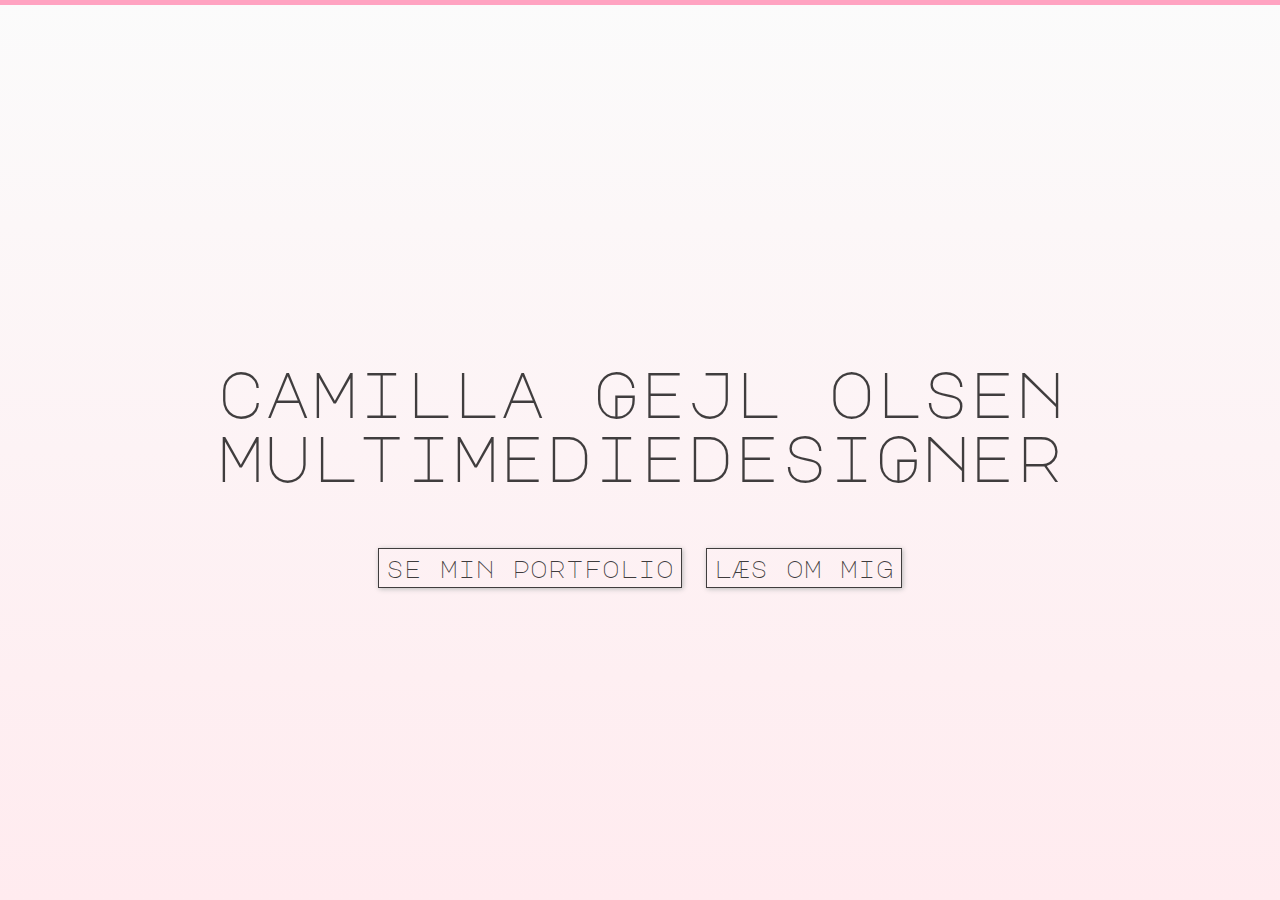
<file: index.html>
<!DOCTYPE html>
<html lang="DA" class="is_not_touch_device">

<head>
    <meta charset="utf-8">
    <meta name="viewport" content="width=device-width, initial-scale=1.0">
    <link rel="stylesheet" href="style.css">

    <link rel="apple-touch-icon" sizes="57x57" href="icon/apple-icon-57x57.png">
    <link rel="apple-touch-icon" sizes="60x60" href="icon/apple-icon-60x60.png">
    <link rel="apple-touch-icon" sizes="72x72" href="icon/apple-icon-72x72.png">
    <link rel="apple-touch-icon" sizes="76x76" href="icon/apple-icon-76x76.png">
    <link rel="apple-touch-icon" sizes="114x114" href="icon/apple-icon-114x114.png">
    <link rel="apple-touch-icon" sizes="120x120" href="icon/apple-icon-120x120.png">
    <link rel="apple-touch-icon" sizes="144x144" href="icon/apple-icon-144x144.png">
    <link rel="apple-touch-icon" sizes="152x152" href="icon/apple-icon-152x152.png">
    <link rel="apple-touch-icon" sizes="180x180" href="icon/apple-icon-180x180.png">
    <link rel="icon" type="image/png" sizes="192x192"  href="icon/android-icon-192x192.png">
    <link rel="icon" type="image/png" sizes="32x32" href="icon/favicon-32x32.png">
    <link rel="icon" type="image/png" sizes="96x96" href="icon/favicon-96x96.png">
    <link rel="icon" type="image/png" sizes="16x16" href="icon/favicon-16x16.png">
    <link rel="manifest" href="icon/manifest.json">
    <meta name="msapplication-TileColor" content="#ffffff">
    <meta name="msapplication-TileImage" content="icon/ms-icon-144x144.png">
    <meta name="theme-color" content="#ffffff">

    <link href="https://fonts.googleapis.com/css?family=Major+Mono+Display%7CMontserrat:200,300,400" rel="stylesheet">
    <title>Forside - Camilla Gejl</title>
</head>

<body>
    <div class="header_line"></div>
    <main class="frontpage">
        <div class="frontpage_title">
            camilla Gejl olsen
        </div>
        <div class="frontpage_title">
            multimediedesiGner
        </div>
        <a href="portfolio.html" class="frontpage__button">
            Se min portfolio
        </a>
        <a href="about.html" class="frontpage__button">
                        Læs om mig
        </a>
    </main>


    <script src="script.js"></script>
</body>

</html>
</file>
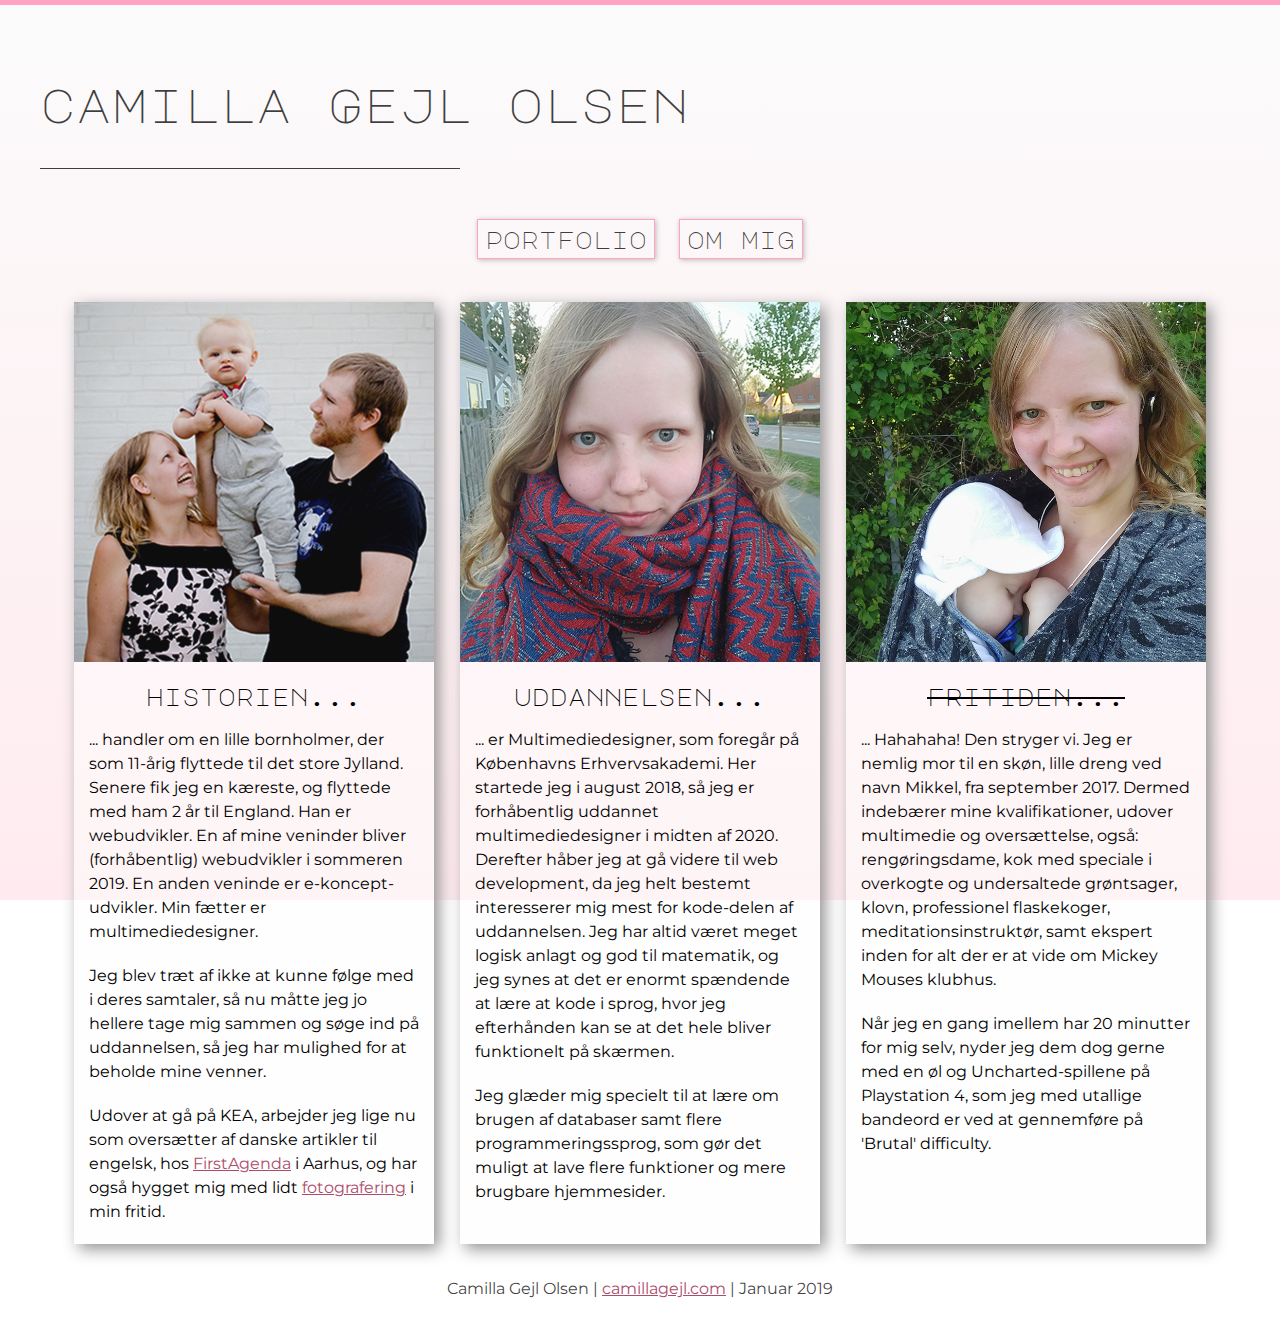
<file: about.html>
<!DOCTYPE html>
<html lang="DA" class="is_not_touch_device">

<head>
    <meta charset="utf-8">
    <meta name="viewport" content="width=device-width, initial-scale=1.0">
    <link rel="stylesheet" href="style.css?1">

    <link rel="apple-touch-icon" sizes="57x57" href="icon/apple-icon-57x57.png">
    <link rel="apple-touch-icon" sizes="60x60" href="icon/apple-icon-60x60.png">
    <link rel="apple-touch-icon" sizes="72x72" href="icon/apple-icon-72x72.png">
    <link rel="apple-touch-icon" sizes="76x76" href="icon/apple-icon-76x76.png">
    <link rel="apple-touch-icon" sizes="114x114" href="icon/apple-icon-114x114.png">
    <link rel="apple-touch-icon" sizes="120x120" href="icon/apple-icon-120x120.png">
    <link rel="apple-touch-icon" sizes="144x144" href="icon/apple-icon-144x144.png">
    <link rel="apple-touch-icon" sizes="152x152" href="icon/apple-icon-152x152.png">
    <link rel="apple-touch-icon" sizes="180x180" href="icon/apple-icon-180x180.png">
    <link rel="icon" type="image/png" sizes="192x192"  href="icon/android-icon-192x192.png">
    <link rel="icon" type="image/png" sizes="32x32" href="icon/favicon-32x32.png">
    <link rel="icon" type="image/png" sizes="96x96" href="icon/favicon-96x96.png">
    <link rel="icon" type="image/png" sizes="16x16" href="icon/favicon-16x16.png">
    <link rel="manifest" href="icon/manifest.json">
    <meta name="msapplication-TileColor" content="#ffffff">
    <meta name="msapplication-TileImage" content="icon/ms-icon-144x144.png">
    <meta name="theme-color" content="#ffffff">

    <link href="https://fonts.googleapis.com/css?family=Major+Mono+Display%7CMontserrat:200,300,400" rel="stylesheet">
    <title>Om mig - Camilla Gejl</title>
</head>

<body>
    <div class="header_line"></div>
    <header>
        <div class="page_heading">
            <div class="page_title">
                <a href="index.html">
                    camilla Gejl olsen
                </a>
            </div>
            <div class="page_title_bottom"></div>
        </div>
        <nav>
            <a href="portfolio.html"  class="nav_item">Portfolio</a>
            <a href="about.html"  class="nav_item">Om mig</a>
        </nav>
    </header>

    <main>
        <section id="about" class="content">
            <div id="about_story" class="about_item">
                <img src="elements/about_2.jpg" alt="Billede af mig">
                <div class="about__title">
                    Historien...
                </div>
                <div class="about__text">
                    ... handler om en lille bornholmer, der som 11-årig flyttede til det store Jylland. Senere fik jeg
                    en kæreste, og flyttede med ham 2 år til England. Han er webudvikler. En af mine veninder
                    bliver (forhåbentlig) webudvikler i sommeren 2019. En anden veninde er e-koncept-udvikler. Min
                    fætter er multimediedesigner.
                </div>
                <div class="about__text">
                    Jeg blev træt af ikke at kunne følge med i deres samtaler, så nu måtte jeg jo hellere tage mig
                    sammen og søge ind på uddannelsen, så jeg har mulighed for at beholde mine venner.
                </div>
                <div class="about__text">
                    Udover at gå på KEA, arbejder jeg lige nu som oversætter af danske artikler til engelsk, hos
                    <a class="lone_link" href="https://firstagenda.com/da/" target="_blank">
                        FirstAgenda</a>
                    i Aarhus, og har også hygget mig med lidt
                    <a class="lone_link" href="https://gallery.camillagejl.com/" target="_blank">
                        fotografering</a>
                    i min fritid.
                </div>
            </div>
            <div id="about_education" class="about_item">
                <img src="elements/about_1.jpg" alt="Billede af mig">
                <div class="about__title">
                    Uddannelsen...
                </div>
                <div class="about__text">
                    ... er Multimediedesigner, som foregår på Københavns Erhvervsakademi. Her startede jeg i august 2018, så jeg er forhåbentlig uddannet multimediedesigner i midten af
                    2020. Derefter håber jeg at gå videre til web development, da jeg helt bestemt interesserer mig mest
                    for kode-delen af uddannelsen. Jeg har altid været meget logisk anlagt og god til matematik, og jeg
                    synes at det er enormt spændende at lære at kode i sprog, hvor jeg efterhånden kan se at det hele
                    bliver funktionelt på skærmen.
                </div>
                <div class="about__text">
                    Jeg glæder mig specielt til at lære om brugen af databaser samt flere programmeringssprog, som gør
                    det muligt at lave flere funktioner og mere brugbare hjemmesider.
                </div>
            </div>
            <div id="about_me" class="about_item">
                <img src="elements/about_3.jpg" alt="Billede af mig">
                <div class="about__title">
                    <s>
                    Fritiden...
                    </s>
                </div>
                <div class="about__text">
                    ... Hahahaha! Den stryger vi. Jeg er nemlig mor til en skøn, lille dreng ved navn Mikkel, fra
                    september 2017. Dermed indebærer mine kvalifikationer, udover multimedie og oversættelse, også:
                    rengøringsdame, kok med speciale i overkogte og undersaltede grøntsager, klovn, professionel
                    flaskekoger, meditationsinstruktør, samt ekspert inden for alt der er at vide om Mickey Mouses
                    klubhus.
                </div>
                <div class="about__text">
                    Når jeg en gang imellem har 20 minutter for mig selv, nyder jeg dem dog gerne med en øl og
                    Uncharted-spillene på Playstation 4, som jeg med utallige bandeord er ved at gennemføre på 'Brutal'
                    difficulty.
                </div>
            </div>
        </section>
    </main>

    <footer>
        <p>
            Camilla Gejl Olsen |
            <a class="lone_link" href="http://camillagejl.com" target="_blank">
                camillagejl.com</a>
            | Januar 2019
        </p>
    </footer>

    <script src="script.js"></script>
</body>

</html>
</file>
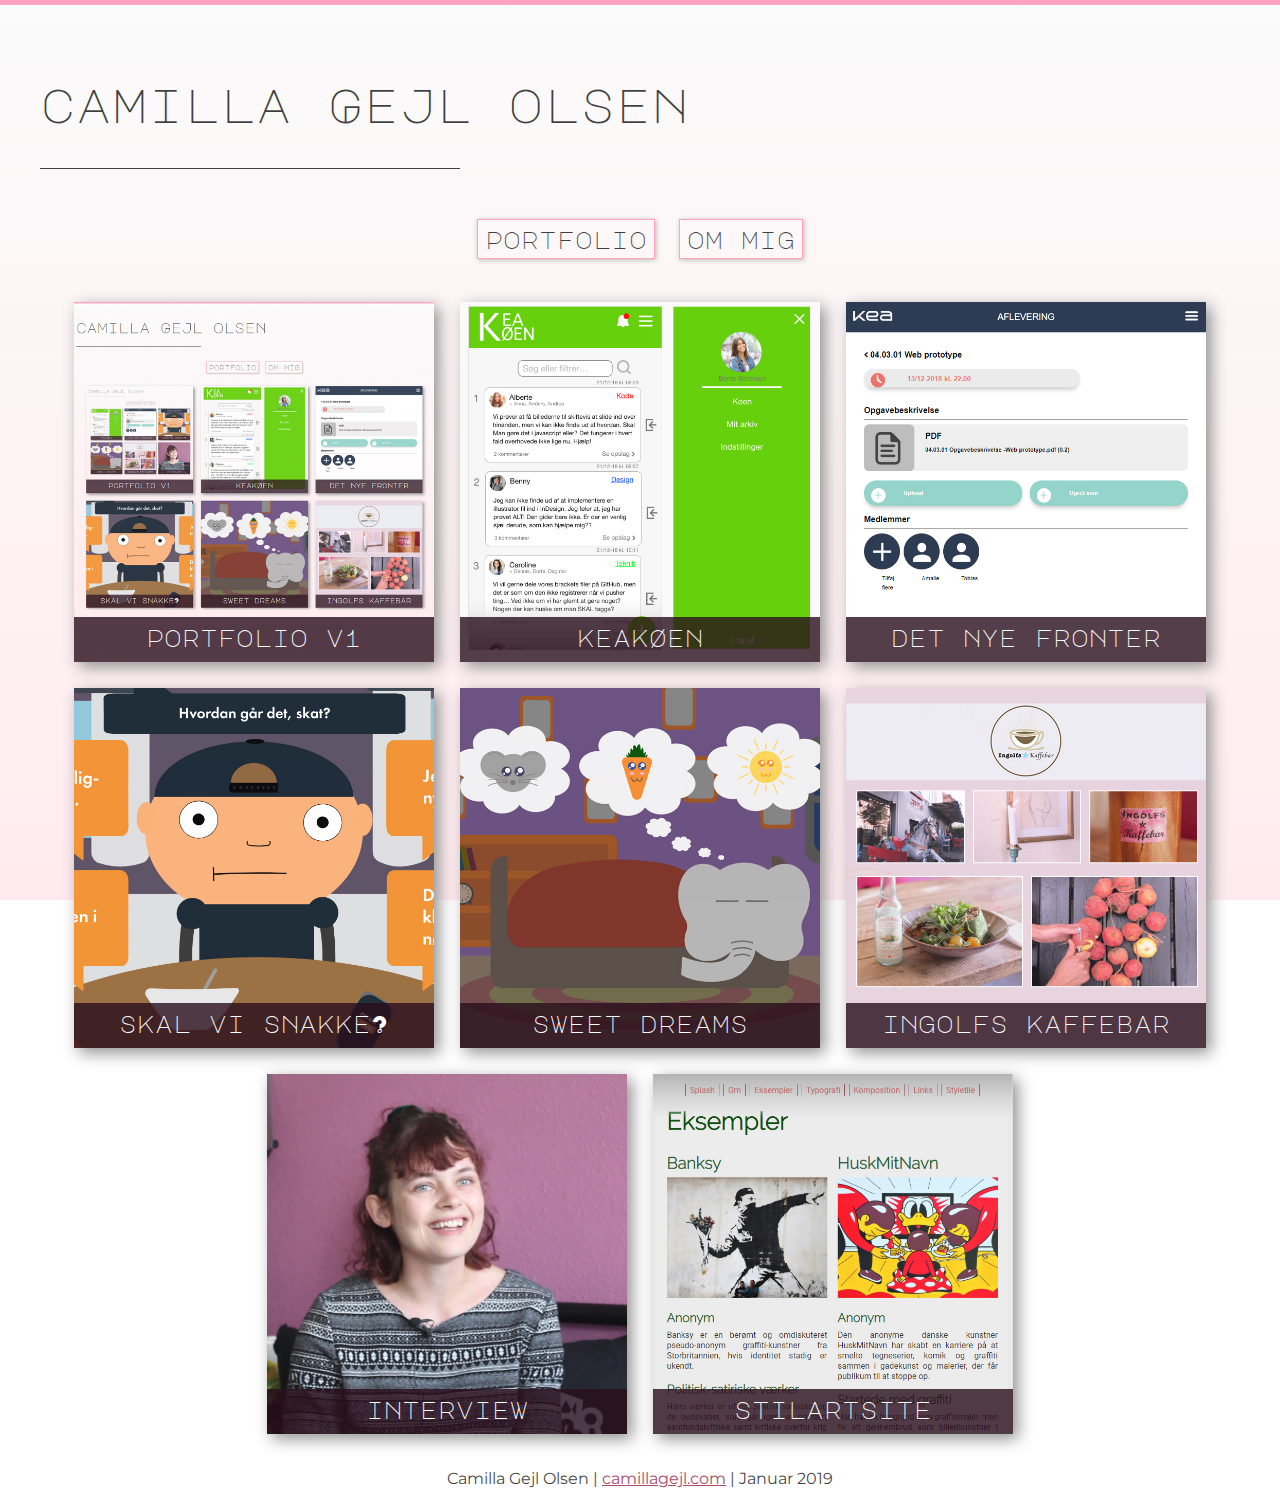
<file: portfolio.html>
<!DOCTYPE html>
<html lang="DA" class="is_not_touch_device">

<head>
    <meta charset="utf-8">
    <meta name="viewport" content="width=device-width, initial-scale=1.0">
    <link rel="stylesheet" href="style.css?1">

    <link rel="apple-touch-icon" sizes="57x57" href="icon/apple-icon-57x57.png">
    <link rel="apple-touch-icon" sizes="60x60" href="icon/apple-icon-60x60.png">
    <link rel="apple-touch-icon" sizes="72x72" href="icon/apple-icon-72x72.png">
    <link rel="apple-touch-icon" sizes="76x76" href="icon/apple-icon-76x76.png">
    <link rel="apple-touch-icon" sizes="114x114" href="icon/apple-icon-114x114.png">
    <link rel="apple-touch-icon" sizes="120x120" href="icon/apple-icon-120x120.png">
    <link rel="apple-touch-icon" sizes="144x144" href="icon/apple-icon-144x144.png">
    <link rel="apple-touch-icon" sizes="152x152" href="icon/apple-icon-152x152.png">
    <link rel="apple-touch-icon" sizes="180x180" href="icon/apple-icon-180x180.png">
    <link rel="icon" type="image/png" sizes="192x192"  href="icon/android-icon-192x192.png">
    <link rel="icon" type="image/png" sizes="32x32" href="icon/favicon-32x32.png">
    <link rel="icon" type="image/png" sizes="96x96" href="icon/favicon-96x96.png">
    <link rel="icon" type="image/png" sizes="16x16" href="icon/favicon-16x16.png">
    <link rel="manifest" href="icon/manifest.json">
    <meta name="msapplication-TileColor" content="#ffffff">
    <meta name="msapplication-TileImage" content="icon/ms-icon-144x144.png">
    <meta name="theme-color" content="#ffffff">

    <link href="https://fonts.googleapis.com/css?family=Major+Mono+Display%7CMontserrat:200,300,400" rel="stylesheet">
    <title>Portfolio - Camilla Gejl</title>
</head>

<body>
    <div class="header_line"></div>
    <header>
        <div class="page_heading">
            <div class="page_title">
                <a href="index.html">
                camilla Gejl olsen
                </a>
            </div>
            <div class="page_title_bottom"></div>
        </div>
        <nav>
            <a href="portfolio.html"  class="nav_item">Portfolio</a>
            <a href="about.html"  class="nav_item">Om mig</a>
        </nav>
    </header>

    <main>
        <section id="portfolio_thumbs" class="content">

            <div id="portfolio_v1_thumb" class="portfolio_item">
                <img src="elements/thumb_portfolio_v1.jpg" alt="Thumbnail for Portfolio V1">
                <div class="portfolio_item__details">
                    <div class="portfolio_item__title">Portfolio v1</div>
                    <div class="portfolio_item__button">Se mere</div>
                    <div class="portfolio_item__p">
                        Prototype af idé til en ny vejledningskø til KEA
                    </div>
                </div>
            </div>
            <div id="keakoen_thumb" class="portfolio_item">
                <img src="elements/thumb_keakoen.jpg" alt="Thumbnail for KeaKøen">
                <div class="portfolio_item__details">
                    <div class="portfolio_item__title">KeaKøen</div>
                    <div class="portfolio_item__button">Se mere</div>
                    <div class="portfolio_item__p">
                        Prototype af idé til en ny vejledningskø til KEA
                    </div>
                </div>
            </div>
            <div id="fronter_thumb" class="portfolio_item">
                <img src="elements/thumb_fronter.jpg" alt="Thumbnail for Det nye Fronter">
                <div class="portfolio_item__details">
                    <div class="portfolio_item__title">Det nye Fronter</div>
                    <div class="portfolio_item__button">Se mere</div>
                    <div class="portfolio_item__p">
                        Prototype af forslag til en ny lagringsplatform for KEA
                    </div>
                </div>
            </div>
            <div id="skal_vi_snakke_thumb" class="portfolio_item">
                <img src="elements/thumb_skal_vi_snakke.jpg" alt="Thumbnail for Skal vi snakke?">
                <div class="portfolio_item__details">
                    <div class="portfolio_item__title">Skal vi snakke?</div>
                    <div class="portfolio_item__button">Se mere</div>
                    <div class="portfolio_item__p">
                        Et spil om billeddeling, lavet for Sex & Samfund
                    </div>
                </div>
            </div>
            <div id="sweet_dreams_thumb" class="portfolio_item">
                <img src="elements/thumb_sweet_dreams.jpg" alt="Thumbnail for Sweet Dreams">
                <div class="portfolio_item__details">
                    <div class="portfolio_item__title">Sweet Dreams</div>
                    <div class="portfolio_item__button">Se mere</div>
                    <div class="portfolio_item__p">
                        Point-and-click spil lavet i HTML, CSS & Javascript
                    </div>
                </div>
            </div>
            <div id="ingolfs_thumb" class="portfolio_item">
                <img src="elements/thumb_ingolfs.jpg" alt="Thumbnail for Ingolfs Kaffebar">
                <div class="portfolio_item__details">
                    <div class="portfolio_item__title">Ingolfs Kaffebar</div>
                    <div class="portfolio_item__button">Se mere</div>
                    <div class="portfolio_item__p">
                        Re-design af website for Ingolfs Kaffebar
                    </div>
                </div>
            </div>
            <div id="interview_thumb" class="portfolio_item">
                <img src="elements/thumb_interview.jpg" alt="Thumbnail for Interview">
                <div class="portfolio_item__details">
                    <div class="portfolio_item__title">Interview</div>
                    <div class="portfolio_item__button">Se mere</div>
                    <div class="portfolio_item__p">
                        Interview med B-rolls med NanoCosplay
                    </div>
                </div>
            </div>
            <div id="stilartsite_thumb" class="portfolio_item">
                <img src="elements/thumb_stilartsite.jpg" alt="Thumbnail for Stilartsite">
                <div class="portfolio_item__details">
                    <div class="portfolio_item__title">Stilartsite</div>
                    <div class="portfolio_item__button">Se mere</div>
                    <div class="portfolio_item__p">
                        Et website om Street art, lavet i HTML & CSS
                    </div>
                </div>
            </div>
        </section>
    </main>

    <section class="portfolio_pages hidden">
        <div class="portfolio_overlay"></div>
        <div id="portfolio_v1" class="portfolio_preview hidden">
            <div class="portfolio__exit"></div>
            <h1>Portfolio V1</h1>
            <br>
            <div class="portfolio__content">
                <div class="portfolio__section">
                    <div class="portfolio__text">
                        <h2>
                            Om portfolioen
                        </h2>
                        <div class="title_bottom"></div>
                        <p>
                            Denne portfolio har jeg lavet som en del af mit eksamensprojekt. Kravene til portfolioen er,
                            at den skal vise mine tidligere projekter frem og være responsiv.
                        </p>
                        <p>
                            En af de vigtigste ting for mig ved denne portfolio er, at den skal vise mine projekter frem
                            hurtigt og overskueligt. Jeg har derfor valgt, at alle projekter skal vises med et
                            screenshot på én side, i modsætning til mange design-portfolioer, som kun viser logoer eller
                            tekst. Jeg har samtidig holdt det i et rimelig simpelt design med fokus på indhold, og har
                            holdt det hele på én side, med modalvinduer som dukker op når man trykker på et element.
                        </p>
                        <p>
                            Det meste af hjemmesiden er opbygget med flexboxe og mediaqueries, som gør, at det er
                            responsivt og vil fungere til de fleste skærmstørrelser. Udover skaleringen af
                            skærmstørrelsen har jeg også brugt javaScript til at se, om siden vises på et touch device,
                            for at sørge for, at man på computeren kan hover over de forskellige portfolio items, mens
                            der på touch devices kun vises titlen og "vis mere".
                        </p>
                    </div>
                    <div class="portfolio__images">
                        <img src="elements/portfolio_v1_2.jpg" alt="Screenshot af portfolio">
                        <div class="split_images">
                            <img src="elements/portfolio_v1_1.jpg" alt="Screenshot af portfolio">
                        <img src="elements/portfolio_v1_3.jpg" alt="Screenshot af portfolio">
                        </div>
                        <img src="elements/portfolio_v1_4.jpg" alt="Screenshot af portfolio">
                        <div class="split_images">
                            <img src="elements/portfolio_v1_mobile_1.jpg" alt="Screenshot af portfolio på mobil">
                            <img src="elements/portfolio_v1_mobile_2.jpg" alt="Screenshot af portfolio på mobil">
                        </div>
                    </div>
                </div>
                <div class="portfolio__section">
                    <div class="portfolio__text">
                        <h2>
                            Proces
                        </h2>
                        <div class="title_bottom"></div>
                        <p>
                            Min oprindelige idé med portfolien var, at det skulle være meget simpelt og kun i sort/hvid,
                            men dette kom jeg dog hurtigt fra, da jeg hellere ville give siden noget mere personlighed.
                            Jeg valgte derfor at tilføje noget farve, og lavede en palette med nuancer af pink, som jeg
                            kunne vælge ud fra i løbet af design-processen. Disse ligger som variable i min CSS.
                        </p>
                        <p>
                            <strong>
                                Keywords:
                            </strong>
                            HTML | CSS | JavaScript
                        </p>
                    </div>
                    <div class="portfolio__images">
                        <img src="elements/portfolio_v1_process_1.jpg" alt="Portfolio v1 farvepalette">
                        <img src="elements/portfolio_v1_process_2.jpg" alt="Portfolio v1 farvepalette">
                        <img src="elements/portfolio_v1_process_3.jpg" alt="Portfolio v1 farvepalette">
                        <div class="split_images">
                        <img src="elements/portfolio_v1_process_4.jpg" alt="Portfolio v1 farvepalette">
                        <img src="elements/portfolio_v1_process_5.jpg" alt="Portfolio v1 farvepalette">
                        </div>
                        <img src="elements/portfolio_v1_process_6.jpg" alt="Portfolio v1 farvepalette">
                    </div>
                </div>
            </div>
        </div>
        <div id="keakoen" class="portfolio_preview hidden">
            <div class="portfolio__exit"></div>
            <h1>KeaKøen</h1>
            <div class="portfolio__link">
                <a class="nav_item" href="https://xd.adobe.com/view/7da49935-6cd9-4f70-4408-473c91332c64-0b95/" target="_blank">
                    Se prototypen
                </a>
                <a class="nav_item" href="https://camillagejl.com/kea/04-ux/04_04_02_temadokumentation_camilla_gejl.pdf#page=20" target="_blank">
                    Se dokumentation (PDF, s20)
                </a>
                <a class="nav_item" href="https://camillagejl.com/kea/04-ux/04_04_01_keakoen/pitch_slideshow.pdf" target="_blank">
                    Se præsentation (PDF)
                </a>
            </div>
            <br>
            <div class="portfolio__content">
                <div class="portfolio__section">
                    <div class="portfolio__text">
                        <h2>
                            Beskrivelse projektet
                        </h2>
                        <div class="title_bottom"></div>
                        <p>
                            I dette projekt skulle vi lave et design-sprint individuelt i grupper, som skulle føre frem
                            til en app, som skulle gøre livet lettere for de studerende på KEA.
                        </p>
                        <p>
                            Vi kørte igennem nogle forskellige idéer, og besluttede os for at lave en ny vejledningskø.
                            Den nuværende kø stiller os kun i kø til en lærer, og fordi vi kan være mange, der har brug
                            for hjælp, kan der gå timer før læreren når frem til en. For at løse dette problem ville vi
                            lave en app, hvor der er bedre mulighed for at eleverne kan hjælpe hinanden.
                        </p>
                        <p>
                            I KeaKøen er det muligt for en elev at stille et detaljeret spørgsmål og komme i kø til
                            lærerens hjælp. Samtidig kan de andre elever se spørgsmålet, så de kan træde til og hjælpe.
                            Dette kan de både gøre face-to-face, eller de kan kommentere på spørgsmålet, så det er
                            lettere og hurtigere for dem selv. Derudover kan man følge et spørgsmål og finde sammen, i
                            stedet for at flere skal stille det samme spørgsmål og læreren skal gentage sig selv, samt
                            man kan finde gamle spørgsmål i arkivet, hvis man mener, at det er blevet stillet før.
                        </p>
                    </div>
                    <div class="portfolio__images">
                        <div class="split_images">
                            <img src="elements/keakoen_1.jpg" alt="Screenshot fra KeaKøen">
                            <img src="elements/keakoen_2.jpg" alt="Screenshot fra KeaKøen">
                        </div>
                        <div class="split_images">
                            <img src="elements/keakoen_3.jpg" alt="Screenshot fra KeaKøen">
                            <img src="elements/keakoen_4.jpg" alt="Screenshot fra KeaKøen">
                        </div>
                        <div class="split_images">
                            <img src="elements/keakoen_5.jpg" alt="Screenshot fra KeaKøen">
                            <img src="elements/keakoen_6.jpg" alt="Screenshot fra KeaKøen">
                        </div>
                    </div>
                </div>
                <div class="portfolio__section">
                    <div class="portfolio__text">
                        <h2>
                            Pitch
                        </h2>
                        <div class="title_bottom"></div>
                        <p>
                            I vores pitch har vi præsenteret app'en som en mulighed for at erstatte KEA's nuværende
                            kø-system, hvor kun én elev får hjælp ad gangen, hvilket kan resultere i mange timers
                            ventetid. De 561 timer er en overdrivelse - men det er dog ikke unormalt, at man ikke når
                            at få hjælp før skoledagen er omme og læreren er taget hjem.
                        </p>
                        <p>
                            For at engagere lærere og elever til at bruge appen, lagde vi specielt vægt på den mulighed
                            eleverne har for at hjælpe hinanden. Dette fjerner både en del pres fra lærerne, samt kan
                            hjælpe eleverne hurtigere igennem køen; hvis Bente ligger nr. 6 i køen og kan hjælpe
                            Caroline som ligger nr. 3, kan Caroline fjerne sig fra køen og læreren kan hurtigere komme
                            til at hjælpe Bente.
                        </p>
                    </div>
                    <div class="portfolio__images">
                        <img src="elements/keakoen_pitch_1.jpg" alt="Slide fra pitch om KeaKøen">
                        <img src="elements/keakoen_pitch_2.jpg" alt="Slide fra pitch om KeaKøen">
                        <img src="elements/keakoen_pitch_3.jpg" alt="Slide fra pitch om KeaKøen">
                    </div>
                </div>
                <div class="portfolio__section">
                    <div class="portfolio__text">
                        <h2>
                            Proces
                        </h2>
                        <div class="title_bottom"></div>
                        <p>
                            Til dette projekt har vi brugt design-sprint metoden, hvor vi alle har skitseret forskellige
                            idéer til app'en og voteret på de ting vi syntes var godt ved de forskellige elementer.
                            Derefter har vi lavet et storyboard for de sider vi gerne ville have i appen, og designet en
                            funktionel prototype i Adobe XD.
                        </p>
                        <p>
                            Da vi var færdige med den første version af prototypen testede vi den på en række
                            testpersoner, så vi kunne finde punkter der ikke fungerede og ændre dem til vores endelige
                            prototype.
                        </p>
                        <p>
                            En af de ændringer vi lavede var på når man laver et nyt opslag. I vores første prototype
                            dukkede det nye opslag op i toppen af køen, men dette ændrede vi til, at man kommer ned i
                            bunden i stedet, da man selvfølgelig skal være sidst i køen når man lige er kommet på. For
                            at tydeliggøre hvor man finder sit opslag lavede vi også en pop-up som fortæller, at man
                            skal scrolle ned for at finde det.
                        </p>
                    </div>
                    <div class="portfolio__images">
                        <img src="elements/keakoen_process_1.jpg" alt="Mulig User journey for KeaKøen">
                        <div class="split_images">
                        <img src="elements/keakoen_process_2.jpg" alt="Crazy 8's">
                        <img src="elements/keakoen_process_3.jpg" alt="Art museum for KeaKøen">
                        </div>
                        <div class="split_images">
                        <img src="elements/keakoen_process_4.jpg" alt="Vote for KeaKøen">
                        <img src="elements/keakoen_process_5.jpg" alt="Storyboard for KeaKøen">
                        </div>
                        <div class="split_images">
                        <img src="elements/keakoen_process_6.jpg" alt="KeaKøen XD-prototype">
                        <img src="elements/keakoen_process_7.jpg" alt="KeaKøen XD-prototype">
                        </div>
                    </div>
                </div>
            </div>
        </div>
        <div id="fronter" class="portfolio_preview hidden">
            <div class="portfolio__exit"></div>
            <h1>Det nye Fronter</h1>
            <div class="portfolio__link">
                <a class="nav_item" href="https://xd.adobe.com/view/d7d25c2c-997c-4f33-5e16-d84c49b997e2-a1e3/" target="_blank">
                    Se XD-prototypen
                </a>
                <a class="nav_item" href="https://camillagejl.com/kea/04-ux/04_03_01_prototype/login.html" target="_blank">
                    Se web-prototypen (mobile only)
                </a>
                <a class="nav_item" href="https://camillagejl.com/kea/04-ux/04_04_02_temadokumentation_camilla_gejl.pdf#page=3" target="_blank">
                    Dokumentation for research (PDF, s3)
                </a>
                <a class="nav_item" href="https://camillagejl.com/kea/04-ux/04_04_02_temadokumentation_camilla_gejl.pdf#page=15" target="_blank">
                    Dokumentation for prototype (PDF, s15)
                </a>
            </div>
            <br>
            <div class="portfolio__content">
                <div class="portfolio__section">
                    <div class="portfolio__text">
                        <h2>
                            Beskrivelse af projektet
                        </h2>
                        <div class="title_bottom"></div>
                        <p>
                            Dette projekt var fokuseret på UX og handlede om at undersøge brugen af Fronter, hvordan det
                            fungerer for brugerne
                            og hvad der kan gøres bedre. Projektet var to-delt; første del var research, som vi udførte
                            individuelt, og anden del var udvikling af en web-prototype, som vi lavede i grupper.
                            Prototypen er i dette tilfælde mobile-only.
                        </p>
                        <p>
                            I vores gruppes prototype fokuserede vi meget på design og simplicitet. I Fronter skal man
                            langt ind i mapper og undermapper for at finde ting; vi ville gerne gøre det nemt, hurtigt
                            og overskueligt. Derfor lavede vi bl.a. en forside, hvor man kan gå direkte ind på dagens
                            skema, se sin næste aflevering samt se beskeder fra lærerne. Design-mæssigt har vi valgt at
                            holde farverne tæt på farverne brugt på KEAs egen hjemmeside, dog med nogle blødere former,
                            da dette er en platform de fleste på KEA ser på hver dag, og det skal derfor være
                            behageligt.
                        </p>
                        <p>
                            Udover at tage fat i nogle af de nuværende funktioner, har vi også lavet et eksempel på en
                            chat mellem brugerne. Idéen med dette er, at vi gerne vil have, at denne platform i
                            i realiteten skal kunne være alt, hvad eleverne har brug for - eksempelvis et sted for
                            kommunikation mellem eleverne, frem for at de, som det ses idag, går direkte til facebook,
                            selvom kommunikationen er skolerelateret.
                        </p>
                    </div>
                    <div class="portfolio__images">
                        <div class="split_images">
                            <img src="elements/fronter_1.jpg" alt="Screenshot fra 'Det nye Fronter'">
                            <img src="elements/fronter_2.jpg" alt="Screenshot fra 'Det nye Fronter'">
                        </div>
                        <div class="split_images">
                            <img src="elements/fronter_3.jpg" alt="Screenshot fra 'Det nye Fronter'">
                            <img src="elements/fronter_4.jpg" alt="Screenshot fra 'Det nye Fronter'">
                        </div>
                        <div class="split_images">
                            <img src="elements/fronter_5.jpg" alt="Screenshot fra 'Det nye Fronter'">
                            <img src="elements/fronter_6.jpg" alt="Screenshot fra 'Det nye Fronter'">
                        </div>
                    </div>
                </div>
                <div class="portfolio__section">
                    <div class="portfolio__text">
                        <h2>
                            User research
                        </h2>
                        <div class="title_bottom"></div>
                        <p>
                            Første del af dette projekt handlede om user research, på baggrund af det nuværende Fronter.
                            En del af dette tog udgangspunkt i et interview med Frederikke Bender, Uddannelseschef for
                            Multimediedesign på KEA. Nogle af de ting hun kommenterede på var specielt, at Fronter kun
                            virker til et begrænset antal specifikke ting - specielt lagring af dokumenter - men at
                            elever og lærere typisk søger andre steder hen for at få opfyldt andre krav, såsom facebook
                            for at snakke med andre elever, mail for at sende officielle beskeder, og youtube for at
                            uploade videoer.
                        </p>
                        <p>
                            For selv at få et overblik over Fronters funktionaliteter, lavede jeg et Site map over
                            platformen, som også gav mig mulighed for at udvikle en detaljeret brugertest. Herpå lavede
                            jeg også et user journey map, som kunne bruges som eksempel på, hvor i processen brugeren
                            kan have det svært, og hvor langt der er på Fronter til bare at aflevere en opgave.
                        </p>
                        <p>
                            Til brugertesten lavede jeg et manuskript med specifikke opgaver, som brugerne skulle
                            udføre
                            (<a class="lone_link" href="https://camillagejl.com/kea/04-ux/04_04_02_temadokumentation_camilla_gejl.pdf#page=6" target="_blank">se manuskript for brugertesten, PDF S6</a>).
                            Den korte version af resultatet af disse brugertests er, at ingen af brugerne fandt Fronter
                            særlig intuitivt, og flere gange var der store frustrationer over ikke at kunne finde noget,
                            som ellers burde være ligetil. Specielt det faktum, at man skal ind i "rum" og at alt ligger
                            derinde som undermapper, forvoldede en del problemer, og dette skulle vi gerne gøre op med
                            i en ny prototype for sitet.
                        </p>
                        <p>
                            Under hele denne process har jeg set på målgruppen, deres needs og goals, forretningens
                            KPI'er og mere, som kan læses om i dokumentationen.
                        </p>
                    </div>
                    <div class="portfolio__images">
                        <img src="elements/fronter_process_5.jpg" alt="Sitemap for det eksisterende Fronter">
                        <img src="elements/fronter_process_6.jpg" alt="Mulig User journey på Fronter">
                    </div>
                </div>
                <div class="portfolio__section">
                    <div class="portfolio__text">
                        <h2>
                            Udvikling af prototypen
                        </h2>
                        <div class="title_bottom"></div>
                        <p>
                            I vores gruppe havde et af de andre medlemmer allerede lavet en prototype til mobilen, som
                            vi valgte at tage udgangspunkt i. Derudover fik vi udleveret en liste over sider og
                            funktioner, som vores prototype mindst skulle indeholde, og vi startede så med at lave en
                            XD-prototype ud fra dette. Vi delte os hurtigt op i tre "hold"; nogle lavede overordnet
                            struktur og funktioner i XD, nogle finpudsede designet, og jeg sad selv med langt det meste
                            af koden for dette projekt.
                        </p>
                    </div>
                    <div class="portfolio__images">
                        <img src="elements/fronter_process_2.jpg" alt="Team Canvas for gruppen">
                        <img src="elements/fronter_process_1.jpg" alt="Trello-board for gruppen">
                        <img src="elements/fronter_process_3.png" alt="Process i produktion af XD-prototype">
                        <img src="elements/fronter_process_4.jpg" alt="Proces i produktion af XD-prototype">
                    </div>
                </div>
            </div>
        </div>
        <div id="skal_vi_snakke" class="portfolio_preview hidden">
            <div class="portfolio__exit"></div>
            <h1>Skal vi snakke?</h1>
            <div class="portfolio__link">
                <a class="nav_item" href="https://camillagejl.com/kea/03-animation/03_01_05_skal_vi_snakke/" target="_blank">
                    Spil spillet
                </a>
                <a class="nav_item" href="https://camillagejl.com/kea/03-animation/03_01_05_skal_vi_snakke/dokumentation.html" target="_blank">
                    Se dokumentation
                </a>
            </div>
            <br>
            <div class="portfolio__content">
                <div class="portfolio__section">
                    <div class="portfolio__text">
                        <h2>
                            Beskrivelse af projektet
                        </h2>
                        <div class="title_bottom"></div>
                        <p>
                            I dette projekt skulle vi lave et spil for Sex & Samfund til at sætte fokus på deres
                            hjemmeside "PrivatSnak", hvor unge anonymt kan kontakte Sex & Samfunds rådgivere angående
                            ting, de ikke kan snakke med andre om. Til dette har vi været meget fokuserede på
                            målgruppen, design og historie for at ramme den rigtige gruppe og gøre dem interesserede.
                            Slutteligt har vi for første gang lavet fernisering, som beskrevet længere nede.
                        </p>
                        <br>
                        <h2>
                            Beskrivelse af spillet
                        </h2>
                        <div class="title_bottom"></div>
                        <p>
                            <i>
                                Det er mandag, og skolebussen kommer om lidt. Desværre har du været indblandet i deling
                                af intime billeder på skolen, og har faktisk ikke lyst til at tage afsted. Men hvad kan
                                du gøre? Kan du snakke med din mor om det? Prøv at snakke med din mor om de emner, du
                                synes er rarest, og se, hvordan det går.
                            </i>
                        </p>
                        <p>
                            Vores spil er lavet på baggrund
                            af emnet om ulovlig billeddeling, altså deling af intime billeder af andre uden deres
                            tilladelse, hvilket er et emne som for tiden berører mange unge. Vi har i vores gruppe valgt
                            at lægge vægt på dét, at det kan være svært at snakke med sine forældre om, og vi har
                            ligeledes lavet svarmuligheder som både handler om, at hovedpersonen har fået billeder delt,
                            og at hovedpersonen selv har dummet sig og delt billeder af andre.
                        </p>
                        <p>
                            I spillet vælger man først, om man vil spille som Emil eller Ida - dette gør ingen forskel,
                            men det er en funktion vi har tilføjet for at påpege, at dette ikke kun kan ske for det éne
                            køn. Selve spillet går nu ud på at, at man snakker med sin mor, og man kan vælge imellem
                            hvad man vil snakke med hende om. Man har 4 muligheder - 3 harmløse (såsom "Jeg skal have
                            købt en ny vinkelmåler") og 1 intim (såsom "Jeg har været med til at dele billeder af
                            Belinda uden hendes tilladelse"). Vælger man de harmløse svar, går snak-o-meteret ned, fordi
                            man ikke får snakket ud om tingene. Trykker man på det intime svar, går det op, fordi det er
                            godt at få talt ud.
                        </p>
                        <p>
                            Hver gang man trykker på en taleboble rykker skolebussen sig tættere på huset, og efter man
                            har trykket 6 gange ankommer bussen og spillet slutter. Hvis snak-o-meteret er i den øverste
                            1/6, har man fået talt ud - hvis det er under, har man ikke. Dette giver dog kun små
                            forskelle i slutskærmen.
                        </p>
                    </div>
                    <div class="portfolio__images">
                        <div class="split_images">
                            <img src="elements/skal_vi_snakke_1.jpg" alt="Screenshot af Skal vi snakke?">
                            <img src="elements/skal_vi_snakke_2.jpg" alt="Screenshot af Skal vi snakke?">
                        </div>
                        <img src="elements/skal_vi_snakke_3.jpg" alt="Screenshot af Skal vi snakke?">
                        <img src="elements/skal_vi_snakke_4.jpg" alt="Screenshot af Skal vi snakke?">
                        <div class="split_images">
                        <img src="elements/skal_vi_snakke_5.jpg" alt="Screenshot af Skal vi snakke?">
                        <img src="elements/skal_vi_snakke_6.jpg" alt="Screenshot af Skal vi snakke?">
                        </div>
                    </div>
                </div>
                <div class="portfolio__section">
                    <div class="portfolio__text">
                        <h2>
                            Processen
                        </h2>
                        <div class="title_bottom"></div>
                        <p>
                            Til dette spil har jeg selv skrevet al teksten, stået for en god del af koden og en lille
                            del af designet.
                        </p>
                        <p>
                            Igennem forløbet brugte vi dele af SCRUM-metoden, ved at vi havde et stand-up møde hver
                            morgen, brugte et task board og noterede antallet af tasks i et burn down chart to gange
                            dagligt.
                        </p>
                        <p>
                            I vores idé-process snakkede vi om vores målgruppe og lavede nogle forskellige personaer,
                            skitserede forskellige idéer og endte med denne. Da vi havde nogle skitser af,
                            hvordan vi ville have at vores spil skulle fungere, besluttede vi os for at bruge South
                            Park som stilreference, da vi ville lave et "ungt" og simpelt design. Vi har valgt at lave
                            spillet farverigt for at gøre det spændende at se på, men samtidig brugt en del af
                            PrivatSnaks farver for at holde en god sammenhæng mellem spillet og hjemmesiden.
                        </p>
                        <p>
                            Vores mål var aldrig at lave det til at svært spil, men nærmere noget der giver stof til
                            eftertanke. Derfor valgte vi også en alternativ "timer" som tæller klik frem for tid, så
                            man kan tage spillet i sit eget tempo. Snak-o-meteret brugte vi også en del tid på at
                            udvikle, da vi ville finde frem til en måde at gøre det ligevægtigt. I sidste ende lavede
                            vi koden til, at snak-o-meteret går 1 point ned ved et "forkert" svar og 2 point op ved et
                            "rigtigt" svar, man starter på 6 point og der er en øvre grænse på 12 point. Dette gør, at
                            man skal svare "rigtigt" 4/6 gange for at have "talt ud".
                        </p>
                    </div>
                    <div class="portfolio__images">
                        <div class="split_images">
                            <img src="elements/skal_vi_snakke_process_1.png" alt="Persona fra målgruppen">
                            <img src="elements/skal_vi_snakke_process_3.jpg" alt="Skitser af Skal vi snakke?">
                        </div>
                        <div class="split_images">
                        <img src="elements/skal_vi_snakke_process_2.jpg" alt="Styletile til Skal vi snakke?">
                        <img src="elements/skal_vi_snakke_process_4.jpg" alt="State machine diagram til Skal vi snakke?">
                        </div>
                        <div class="split_images">
                            <img src="elements/skal_vi_snakke_process_8.jpg" alt="Burndown-chart for gruppen">
                            <img src="elements/skal_vi_snakke_process_9.jpg" alt="Trello-board for gruppen">
                        </div>
                    </div>
                </div>
                <div class="portfolio__section">
                    <div class="portfolio__text">
                        <h2>
                            Fernisering
                        </h2>
                        <div class="title_bottom"></div>
                        <p>
                            I slutningen af forløbet lavede vi fernisering, hvor vi testede vores spil på unge fra 8.
                            klasse. Her stillede vi en computer til rådighed med spillet, og havde lavet en planche
                            hvor testpersonerne kunne "rate" forskellige elementer i spillet.
                        </p>
                        <p>
                            Ét af vores mål med spillet var at skabe opmærksomhed om, at dette emne kan være svært at
                            snakke om, og at man derfor kan finde hjælp hos PrivatSnak. Derfor valgte vi i vores
                            spørgsmål til testpersonerne at lægge vægt på, om spillet er relatérbart, hvilket vi fik
                            overvejende god respons til. Generelt fik alle vores spørgsmål overvejende svar i den gode
                            ende af skalaen.
                        </p>
                        <p>
                            <strong>
                                Keywords:
                            </strong>
                            HTML | CSS | JavaScript
                        </p>
                    </div>
                    <div class="portfolio__images">
                        <div class="split_images">
                            <img src="elements/skal_vi_snakke_process_5.jpg" alt="Billede fra fernisering">
                            <img src="elements/skal_vi_snakke_process_7.jpg" alt="Billede fra fernisering">
                        </div>
                        <img src="elements/skal_vi_snakke_process_6.jpg" alt="Billede fra fernisering">
                    </div>
                </div>
            </div>
        </div>
        <div id="sweet_dreams" class="portfolio_preview hidden">
            <div class="portfolio__exit"></div>
            <h1>Sweet Dreams</h1>
            <div class="portfolio__link">
                <a class="nav_item" href="https://camillagejl.com/kea/03-animation/spil/index.html" target="_blank">
                    Spil spillet
                </a>
                <a class="nav_item" href="https://camillagejl.com/kea/03-animation/spil/03_03_03_animation_camilla_gejl.pdf" target="_blank">
                    Se dokumentation (PDF)
                </a>
            </div>
            <br>
            <div class="portfolio__content">
                <div class="portfolio__section">
                    <div class="portfolio__text">
                        <h2>
                            Beskrivelse af projektet
                        </h2>
                        <div class="title_bottom"></div>
                        <p>
                            Dette projekt var spredt over tre uger, hvor vi løbende fik forskellige opgaver som i sidste
                            ende skulle lede til at simpelt, browser-baseret spil. Kravene for dette spil indebar at
                            lave al grafikken som vector i illustrator, lave fungerende point-system og timer, samt
                            indsætte lyd- og musik og lave funktioner til at slå dette fra og til. Andre basale
                            fokuspunkter var sammenhæng i designet, funktionalitet og responsivitet.
                        </p>
                        <br>
                        <h2>
                            Beskrivelse af spillet
                        </h2>
                        <div class="title_bottom"></div>
                        <p>
                            <i>
                                Den lille elefant sover sødt i sin seng - men det er op til dig at styre, hvad
                                den drømmer om.
                                <br>
                                Elefanten er bange for mus, og hvis den tænker for meget på mus i dens
                                drømme, vågner den.
                                <br>
                                Tænker den derimod på slikkepinde, sol og andet godt, sover den trygt hele
                                natten. Jo flere gode ting, den når at drømme om, jo flere point får du.
                            </i>
                        </p>
                        <p>
                            <strong>Sweet Dreams</strong> er et high-score spil, som går ud på at få så mange point som muligt før
                            tiden løber ud. Efter 30 sekunder vågner elefanten efter en god nattesøvn, og det går ud på,
                            at man inden for denne tid skal nå at give den så mange gode drømme som muligt. Samtidig
                            skal man undgå at trykke på musene, som er de dårlige drømme. Får man klikket på tre mus,
                            inden de 30 sekunder er gået, bliver elefanten vækket af sine mareridt.
                        </p>
                    </div>
                    <div class="portfolio__images">
                        <img src="elements/sweet_dreams_1.jpg" alt="Screenshot fra Sweet Dreams">
                        <img src="elements/sweet_dreams_2.jpg" alt="Screenshot fra Sweet Dreams">
                        <img src="elements/sweet_dreams_3.jpg" alt="Screenshot fra Sweet Dreams">
                        <img src="elements/sweet_dreams_4.jpg" alt="Screenshot fra Sweet Dreams">
                    </div>
                </div>
                <div class="portfolio__section">
                    <div class="portfolio__text">
                        <h2>
                            Proces
                        </h2>
                        <div class="title_bottom"></div>
                        <p>
                            Før jeg begyndte på spillet lavede jeg nogle detaljerede skitser, så jeg havde noget at gå
                            ud fra. Sideløbende lavede jeg et aktivitetsdiagram, som jeg brugte til at specificere
                            spil-idéen, til jeg følte mig klar til at begynde på selve elementerne til spillet.
                        </p>
                        <p>
                            Al grafik er lavet fra bunden i Illustrator og eksporteret som SVG-filer. Jeg har valgt at
                            lave meget bløde former og rolige farver, da jeg gerne ville have det til at være et
                            "hyggeligt" spil, og vise en stille, natlig stemning. Fonterne er ligeledes afrundede
                            sans-serif fonter som understøtter stilen.
                        </p>
                        <p>
                            For at skabe en sammenhæng mellem den blå menu-skærm og den lilla spil-skærm har jeg
                            udnyttet vinduet på huset, hvor man kan se den "modsatte" farve igennem (det lille tapet i
                            menuen, og den blå himmel i spillet). Ligeledes har jeg valgt at placere en lampe tydeligt
                            foran vinduet for at skabe en fornemmelse af sammenhæng mellem de to rum.
                        </p>
                        <p>
                            "Karaktererne" (elefanten, guleroden, solen, slikkepinden og musen) har jeg givet et
                            manga-agtigt udtryk for at understøtte den bløde og "nuttede" stil. Alle karaktererne har
                            de samme slags store øjne, men dog har musen ikke fået den glade mund eller de lyserøde
                            kinder, for at vise, at denne er "dårlig" i modsætning til de andre.
                        </p>
                        <p>
                            Selve funktionaliteten i spillet er kodet i HTML, CSS og javaScript. Al positionering og
                            animation er lavet i CSS, og jeg har så brugt javaScript til at gøre det funktionelt med
                            eventListeners, tilføje og fjerne klasser, shuffle drømmene, tælle point og tælle ned i
                            tiden.
                        </p>
                        <p>
                            Der er altid 3 drømme, med 2 gode og 1 dårlig (mus). Trykker man på en god drøm, får man 1
                            point og drømmene bliver shufflet med det samme. Trykker man på en dårlig drøm, mister man
                            et "liv" og man får 2 sekunders tidsstraf i form af 3 mus på skærmen, før drømmene bliver
                            shufflet.
                        </p>
                        <p>
                            Før jeg begyndte kodningen oprettede jeg et state machine diagram, som jeg sideløbende har
                            arbejdet videre på, efterhånden som jeg fandt ud af, hvor meget tid man skulle have, hvad
                            der præcist skulle ske når man trykkede hvor osv.
                        </p>
                        <p>
                            <strong>
                                Keywords:
                            </strong>
                            Illustrator | HTML | CSS | JavaScript
                        </p>
                    </div>
                    <div class="portfolio__images">
                        <div class="split_images">
                            <img src="elements/sweet_dreams_sketch_1.jpg" alt="Sketch af Sweet Dreams">
                            <img src="elements/sweet_dreams_sketch_2.jpg" alt="Sketch af Sweet Dreams">
                        </div>
                        <div class="split_images">
                            <img src="elements/sweet_dreams_sketch_3.jpg" alt="Sketch af Sweet Dreams">
                            <img src="elements/sweet_dreams_sketch_4.jpg" alt="Sketch af Sweet Dreams">
                        </div>
                        <div class="split_images">
                            <img src="elements/sweet_dreams_process_1.jpg" alt="Proces af elementer til Sweet Dreams">
                            <img src="elements/sweet_dreams_process_2.jpg" alt="Proces af elementer til Sweet Dreams">
                        </div>
                        <div class="split_images">
                            <img src="elements/sweet_dreams_process_3.jpg" alt="Proces af elementer til Sweet Dreams">
                            <img src="elements/sweet_dreams_process_4.jpg" alt="Proces af elementer til Sweet Dreams">
                        </div>
                        <img src="elements/sweet_dreams_process_5.jpg" alt="Proces af elementer til Sweet Dreams">
                        <div class="split_images">
                            <img src="elements/sweet_dreams_state_machine.jpg" alt="State machine diagram til Sweet Dreams">
                            <img src="elements/sweet_dreams_activity_diagram.jpg" alt="Aktivitetsdiagram til Sweet Dreams">
                        </div>
                    </div>
                </div>
            </div>
        </div>
        <div id="ingolfs" class="portfolio_preview hidden">
            <div class="portfolio__exit"></div>
            <h1>Ingolfs Kaffebar</h1>
            <div class="portfolio__link">
                <a class="nav_item" href="https://camillagejl.com/kea/02-content/02-redesign/02_02_06_redesign/index.html" target="_blank">
                    Se hjemmesiden 	(Se kode &darr;)
                </a>
                <a class="nav_item" href="https://camillagejl.com/kea/02-content/02-redesign/02_02_05_dokumentationssite/index.html" target="_blank">
                    Se dokumentation
                </a>
            </div>
            <br>
            <div class="portfolio__content">
                <div class="portfolio__section">
                    <div class="portfolio__text">
                        <h2>
                            Kode til hjemmesiden
                        </h2>
                        <div class="title_bottom"></div>
                        <p>
                            Da denne hjemmeside ikke bør sættes i forbindelse med <i>Ingolfs Kaffebar</i>, er der kode
                            på siden. Brugernavn og kodeord er begge <i>kea</i> med små bogstaver.
                        </p>
                        <br>
                        <h2>
                            Beskrivelse af projektet
                        </h2>
                        <div class="title_bottom"></div>
                        <p>
                            Dette projekt gik ud på at re-designe en eksisterende hjemmeside, som kunne trænge til en
                            kærlig hånd. Dette indebar både en totalt re-design af hjemmesiden, samt produktion af
                            indhold til siden, i form af en præsentationsvideo og billeder.
                        </p>
                        <p>
                            Til præsentationsvideoen valgte vi at interviewe kro-mutteren, som fortæller om, hvorfor
                            Ingolfs Kaffebar er noget særligt, samt historien om kaffebaren
                            (<a class="lone_link" href="https://camillagejl.com/kea/02-content/02-redesign/02_02_05_dokumentationssite/video.html" target="_blank">se interviewguide og storyboard</a>).
                            Derudover har vi lagt B-rolls ind over som viser stemningen på stedet, samt flere af de
                            specielle aspekter af kaffebaren, såsom cirkus-temaet og fotografierne, som kro-mutteren
                            fortæller om i interviewet.
                        </p>
                        <p>
                            Personligt har jeg stået for at redigere mange af billederne samt designe- og kode det meste
                            af hjemmesiden. Det meste af hjemmesiden er lavet med flexboxe, samt enkelte mediaqueries
                            til at få billeder og marginer til at opføre sig, som de skal.
                        </p>
                    </div>
                    <div class="portfolio__images">
                        <img src="elements/ingolfs_1.jpg" alt="Screenshot fra Ingolfs Kaffebar">
                        <img src="elements/ingolfs_4.jpg" alt="Screenshot fra Ingolfs Kaffebar">
                        <img src="elements/ingolfs_5.jpg" alt="Screenshot fra Ingolfs Kaffebar">
                        <div class="split_images">
                            <img src="elements/ingolfs_8.png" alt="Screenshot fra virksomhedsvideoen">
                            <img src="elements/ingolfs_9.png" alt="Screenshot fra virksomhedsvideoen">
                        </div>
                        <div class="split_images">
                            <img src="elements/ingolfs_6.jpg" alt="Billedekesempel fra Ingolfs Kaffebar">
                            <img src="elements/ingolfs_7.jpg" alt="Billedekesempel fra Ingolfs Kaffebar">
                        </div>
                        <div class="split_images">
                            <img src="elements/ingolfs_mobile_1.jpg" alt="Screenshot fra Ingolfs Kaffebar på mobilen">
                            <img src="elements/ingolfs_mobile_2.jpg" alt="Screenshot fra Ingolfs Kaffebar på mobilen">
                        </div>
                    </div>
                </div>
                <div class="portfolio__section">
                    <div class="portfolio__text">
                        <h2>
                            Det eksisterende website
                        </h2>
                        <div class="title_bottom"></div>
                        <p>
                            Som første skridt i projektet lavede vi tests af den eksisterende hjemmeside til Ingolfs
                            Kaffebar (første screenshot til højre).
                            <a class="lone_link" href="https://camillagejl.com/kea/02-content/02-redesign/02_02_05_dokumentationssite/website.html" target="_blank">Se nærmere beskrivelse af tests her.</a>
                        </p>
                        <p>
                            Kort viste både vores 5-sekunders-test og vores BERT-test, at testlpersonerne fandt
                            hjemmesiden for forvirrende og uprofessionel, og ikke alle opdagede overhovedet, at der var tale om en
                            kaffebar.
                        </p>
                        <p>
                            På baggrund af disse tests ville vi gerne lave en mere simpel og overskuelig hjemmeside,
                            som tydeligt viser, hvad Ingolfs Kaffebar er, præsenterer kvalitet og er let at navigere.
                        </p>
                    </div>
                    <div class="portfolio__images">
                        <img src="elements/ingolfs_original.jpg" alt="Screenshot fra Ingolfs Kaffebars originale side">
                        <div class="split_images">
                            <img src="elements/ingolfs_process_1.jpg" alt="Opsamling af første BERT-test">
                            <img src="elements/ingolfs_process_2.jpg" alt="Opsamling af første BERT-test">
                        </div>
                    </div>
                </div>
                <div class="portfolio__section">
                    <div class="portfolio__text">
                        <h2>
                            Processen for vores re-design
                        </h2>
                        <div class="title_bottom"></div>
                        <p>
                            Før vi tog ud og filmede på location lavede vi en produktionsplan for billederne, samt et
                            storyboard og interviewguide for videoen. Da vi kom derud brugte vi god tid på at se
                            kaffebaren an og fange stemningen, og fik taget mange billeder og B-rolls så vi havde nok at
                            vælge imellem.
                        </p>
                        <p>
                            Under interviewet med kro-mutteren spurgte vi ind til, hvad hun godt kunne tænke sig ved
                            vores re-design. Her svarede hun, at hun godt kunne lide det nuværende design fordi det er
                            lidt vildt og skaber opmærksomhed, men at hun gerne ville have mere fokus på mad, da navnet
                        i sig selv ikke lader folk vide, at det også er en restaurant. Disse to ting har vi begge taget
                        med i vores design, i form af mange madbilleder og det lyserøde design.
                        <p>
                            Hos Ingolfs Kaffebar kører de lidt af et cirkus-tema med bl.a. cirkus-heste og -artister.
                            For at føre denne stil med på hjemmesiden har vi valgt at lave en grynet, lyserød fotostil,
                            som vi syntes fungerer godt med temaet, og de fleste billeder er dermed redigeret i denne
                            stil.
                        </p>
                        <p>
                            Før vi begyndte at kode selve hjemmesiden lavede vi wireframes og layoutdiagram for siden,
                            så alle i gruppe var enige om- og med på, hvordan vi ville stille det hele op.
                            Tekstindholdet har vi kopieret fra den nuværende side.
                        </p>
                    </div>
                    <div class="portfolio__images">
                        <div class="split_images">
                            <img src="elements/ingolfs_process_11.jpg" alt="Produktionsplan for billeder på Ingolfs Kaffebar">
                            <img src="elements/ingolfs_process_12.jpg" alt="Storyboard for virksomhedsvideo">
                        </div>
                        <img src="elements/ingolfs_process_7.jpg" alt="Styletile for vores version af hjemmesiden">
                        <div class="split_images">
                            <img src="elements/ingolfs_process_8.jpg" alt="Før-edit af billede til hjemmesiden">
                            <img src="elements/ingolfs_process_9.jpg" alt="Efter-edit af billede til hjemmesiden">
                        </div>
                        <div class="split_images">
                            <img src="elements/ingolfs_process_5.jpg" alt="Layoutdiagram for forsiden">
                            <img src="elements/ingolfs_process_6.jpg" alt="Wireframe for forsiden">
                        </div>
                    </div>
                </div>
                <div class="portfolio__section">
                    <div class="portfolio__text">
                        <h2>
                            Test af det nye site
                        </h2>
                        <div class="title_bottom"></div>
                        <p>
                            Da vi var færdige med det endelige site testede vi på samme måde, som vi havde testet det
                            originale site.
                            <a class="lone_link" href="https://camillagejl.com/kea/02-content/02-redesign/02_02_05_dokumentationssite/website.html" target="_blank">Se testresultaterne på denne side.</a>
                        </p>
                        <p>
                            I vores 5-sekunders-test var det mest iøjefaldende for testpersonerne maden,
                            hvilket er præcis som kro-mutter gerne ville have det. Derudover blev "musik" også nævnt,
                            hvilket det ikke gjorde i vores første test. Der er altså kommet mere fokus på, hvad
                            Ingolfs Kaffebar egentlig er.
                        </p>
                        <p>
                            Derudover viser BERT-testen også, at testpersonerne overvejende finder vores nye hjemmeside
                            mere professionel.
                        </p>
                        <p>
                            <strong>
                                Keywords:
                            </strong>
                            Photoshop | Premiere Pro | HTML | CSS
                        </p>
                    </div>
                    <div class="portfolio__images">
                        <div class="split_images">
                            <img src="elements/ingolfs_process_3.jpg" alt="Opsamling af BERT-test af den endelige hjemmesiden">
                            <img src="elements/ingolfs_process_4.jpg" alt="Opsamling af BERT-test af den endelige hjemmesiden">
                        </div>
                    </div>
                </div>
            </div>
        </div>
        <div id="interview" class="portfolio_preview hidden">
            <div class="portfolio__exit"></div>
            <h1>Interview</h1>
            <div class="portfolio__link">
                <a class="nav_item" href="http://camillagejl.com/kea/02-content/02_01_01_pilotopgave/camilla_gejl_cosplay.mp4" target="_blank">
                    Se interviewet
                </a>
            </div>
            <br>
            <div class="portfolio__content">
                <div class="portfolio__section">
                <div class="portfolio__text">
                    <h2>
                        Beskrivelse af projektet
                    </h2>
                    <div class="title_bottom"></div>
                    <p>
                        Som start på vores indholds-tema skulle vi lave et interview med b-rolls af en "person med en
                        passion". Formålet med dette projekt var at prøve kræfter med filmning og redigering i Adobe Premiere Pro,
                        før vi ugen efter skulle ud og bruge disse færdigheder hos en kunde. Kravene til denne video
                        var, at den skulle indeholde interview, B-rolls, et establishment shot, samt at lyden skulle
                        være optaget seperat fra videoen.
                    </p>
                    <p>Vi planlagde og filmede elementerne i par, men har redigeret vores videoer
                        individuelt.
                        Da jeg selv interesserer mig for cosplay fandt vi frem til en cosplayer, som glædeligt ville
                        være med i vores interview. For at vise hendes passion, lavede vi B-rolls hvor hun gjorde sig
                        klar med make-up til at få kostumet på, samt klip af hende i kostumet.
                    </p>
                    <p>
                        Tak til
                        <a class="lone_link" href="https://www.instagram.com/nanocosplay/" target="_blank">NanoCosplay</a>
                        for din medvirken!
                    </p>
                </div>
                <div class="portfolio__images">
                    <img src="elements/interview_3.jpg" alt="Screenshot fra interview-video">
                    <div class="split_images">
                        <img src="elements/interview_1.jpg" alt="Screenshot fra interview-video">
                        <img src="elements/interview_4.jpg" alt="Screenshot fra interview-video">
                    </div>
                    <img src="elements/interview_7.jpg" alt="Screenshot fra interview-video">
                    <div class="split_images">
                        <img src="elements/interview_5.jpg" alt="Screenshot fra interview-video">
                        <img src="elements/interview_2.jpg" alt="Screenshot fra interview-video">
                    </div>
                    <img src="elements/interview_6.jpg" alt="Screenshot fra interview-video">
                </div>
            </div>
                <div class="portfolio__section">
            <div class="portfolio__text">
            <h2>
                Proces
            </h2>
                <div class="title_bottom"></div>
                <p>
                    Som forberedelse til interviewet lavede vi en interviewguide, hvor vi sørgede for at få de basale
                    spørgsmål på plads (navn, alder, hvad er cosplay), samt hvorfor cosplay betyder noget specielt for
                    personen. Udover spørgsmål, noterede vi også idéer til B-rolls, så vi ikke ville stå og være tomme
                    for idéer på lokationen.
                    (<a class="lone_link" href="https://camillagejl.com/kea/02-content/02_01_01_pilotopgave/pilotopgave_interviewguide.pdf" target="_blank">Se interviewguide</a>)
                </p>
                <p>
                    Til at optage videoerne har vi brugt et Canon 600D samt en ekstern mikrofon, som var sat til min
                    makkers telefon.
                </p>
                <p>
                    Til at klippe det hele sammen brugte jeg Adobe Premiere Pro. Her har jeg først klippet et
                    sammenhængende interview sammen, og derefter lagt passende B-rolls over.
                </p>
                <p>
                    Da NanoCosplay også taler om cosplay-shows, som vi desværre ikke havde mulighed for at filme selv,
                    fik jeg også lov af hende til at bruge nogle optagelser fra tidligere shows, for at demonstrere
                    hvad det er, hun snakker om.
                </p>
                <p>
                    I min video har jeg forsøgt at lægge vægt på at beskrive for seeren hvad cosplay er, samt hvorfor
                    det betyder noget personligt for NanoCosplay.
                </p>
                <p>
                <strong>Keywords:</strong>
                DSLR | Premiere Pro
            </p>
            </div>
            <div class="portfolio__images">
                <img src="elements/interview_process_2.jpg" alt="Screenshot fra Premiere Pro">
                <img src="elements/interview_process_1.jpg" alt="Screenshot af materiale til interview">
            </div>
        </div>
            </div>
        </div>
        <div id="stilartsite" class="portfolio_preview hidden">
            <div class="portfolio__exit"></div>
                    <h1>Stilartsite</h1>
                    <div class="portfolio__link">
                        <a class="nav_item" href="https://camillagejl.com/kea/01-web/04-responsive/01_04_02_responsive_v2/index.html" target="_blank">
                            Besøg hjemmesiden
                        </a>
                        <a class="nav_item" href="https://camillagejl.com/kea/01-web/04-responsive/01_04_02_responsive_v2/styletile.html" target="_blank">
                            Se styletile
                        </a>
                    </div>
                    <br>
                    <div class="portfolio__content">
                        <div class="portfolio__section">
                            <div class="portfolio__text">
                                <h2>
                                    Beksrivelse af projektet
                                </h2>
                                <div class="title_bottom"></div>
                                <p>
                                    Som vores første opgave på Multimediedesigner-uddannelsen skulle vi lave et
                                    responsivt one-page website til fremvisning af en bestemt stilart. Til dette blev
                                    vi introduceret til HTML, CSS, flexbox og mediaqueries for første gang, som alt
                                    sammen blev brugt til at komme frem til den endelige løsning.
                                </p>
                                <p>
                                    Vi blev delt ud i grupper, hvor vi sammen fandt content til siden i form af tekst og billeder, men
                                    derudover producerede vi det meste af hjemmesiden individuelt.I min gruppe blev vi tildelt stilarten "street art".
                                </p>
                                <p>
                                    Til at opbygge HTML'en fik vi både et eksempel på, hvordan hjemmesiden skulle se ud
                                    i sidste ende, samt et wireframe, som vi skulle følge, så derfor var denne opgave
                                    bygget op om meget faste rammer.
                                </p>
                                <p>
                                    Udover selve sitet har jeg også lavet et "splash-billede" og ikoner til sitet i
                                    Photoshop.
                                </p>
                            </div>
                            <div class="portfolio__images">
                                <img src="elements/stilartsite_1.jpg" alt="Screenshot af Stilartsite">
                                <img src="elements/stilartsite_2.jpg" alt="Screenshot af Stilartsite">
                                <div class="split_images">
                                    <img src="elements/stilartsite_mobile_1.jpg" alt="Screenshot af Stilartsite til mobil">
                                    <img src="elements/stilartsite_mobile_2.jpg" alt="Screenshot af Stilartsite til mobil">
                                </div>
                            </div>
                        </div>
                        <div class="portfolio__section">
                            <div class="portfolio__text">
                                <h2>
                                    Proces
                                </h2>
                                <div class="title_bottom"></div>
                                <p>
                                    Hovedfokus under dette projekt var at lære at sætte en basal, responsiv hjemmeside
                                    op, med basal HTML/CSS samt basale design-beslutninger. Gennem forløbet fik vi
                                    uddelt mindre del-opgaver, hvor vi bl.a. lærte om valg af farvar og fonte, imens
                                    vi stille og roligt implementerede dette i vores kode til hjemmeside.
                                </p>
                                <p>
                                    Som base for websitet har jeg sat al indholdet op i InDesign, så jeg selv fik et
                                    overblik over, hvad der skulle være hvor på hjemmesiden
                                    (<a class="lone_link" href="https://camillagejl.com/kea/01-web/content_for_stilartsite_camilla_gejl.pdf" target="_blank">se InDesign-dokumentet</a>).
                                </p>
                                <p>
                                    Herefter er jeg begyndt på kode-delen. Denne hjemmeside har jeg lavet mobile-first
                                    med flexbox, dvs. jeg har først gjort det funktionelt i mobil-størrelse og derefter
                                    fokuseret på, hvordan de forskellige bokse skulle reagere, når skærmen bliver
                                    større. Udover flexbox har jeg få steder også gjort brug af mediaqueries, specielt
                                    til at få marginerne til at passe alt efter om boksene wrapper- eller ikke wrapper.
                                </p>
                                <p>
                                    Design-delen har jeg kigget på sideløbende med kodningen. Som base for dette har
                                    jeg lavet et moodboard og styletile, som viser de farver og fonte jeg gerne ville
                                    bruge på sitet.
                                </p>
                                <p>
                                    Ift. mit valg af farver har jeg valgt flere farver, end hvad jeg egentlig har brugt
                                    på siden. Dette er fordi jeg har fundet nogle farver, som jeg mente harmonerede
                                    med hinanden og passede godt til street-art stilen, men med så mange billeder på
                                    sitet var der ingen grund til at overplastre det med farver. Baggrundsfarven er dog
                                    ændret til en råhvid, med tanke på at mange street art kunstværker males på denne
                                    farve mur, som det også ses i eksemplerne på siden.
                                </p>
                                <p>
                                    Sidst men ikke mindst har jeg produceret et splahs-billede og ikoner til siden
                                    (ikonerne kan ses i styletilet). Til dette har jeg brugt nogle af de farver, jeg
                                    har valgt i mit styletile, og har for første gang arbejdet med vector-grafik med de
                                    bygninger, jeg har lavet til grafikken. Tanken bag bygningerne er at få by-elementet
                                    med ind over. På splash-billedet har jeg valgt et baggrundbillede af et street art
                                    maleri, hvor to politikere kysser, da jeg mener at dette billede er et godt eksempel
                                    på, at street art ofte indebærer politiske budskaber. Til sidst har jeg tilføjet en
                                    "murstens-effekt" hen over billedet for at få det til at flyde mere naturligt, og
                                    skrevet overskriften "Street art" med en graffiti-lignende font. Der er også lavet
                                    flere forskellige versioner af billedet, som skifter med mediequeries alt efter
                                    skærmstørrelse.
                                </p>
                                <p>
                                    <strong>
                                        Keywords:
                                    </strong>
                                    InDesign | HTML | CSS
                                </p>
                            </div>
                            <div class="portfolio__images">
                                <img src="elements/stilartsite_process_2.jpg" alt="Moodboard for Stilartsite">
                                <img src="elements/stilartsite_process_1.jpg" alt="Styletile for Stilartsite">
                                <img src="elements/stilartsite_process_3.jpg" alt="Layoutdiagram for Stilartsite">
                            </div>
                        </div>
                    </div>
                </div>
    </section>

    <footer>
        <p>
            Camilla Gejl Olsen |
            <a class="lone_link" href="http://camillagejl.com" target="_blank">
        camillagejl.com</a>
            | Januar 2019
        </p>
    </footer>

    <script src="script.js"></script>
</body>

</html>
</file>
<file: style.css>
/*Color palette inspiration
https://refactoringui.com/previews/building-your-color-palette/?fbclid=IwAR0b7SnR-aIngxCNM6hNsux6grGKFsl-NT4LLGdRCCm_g7ZN7YGW9kfvG8g
*/

:root {
    --heading-font: 'Major Mono Display', monospace;
    --main-font: 'Montserrat', sans-serif;
    --main-font-weight: 200;
    --dark-grey: rgba(0, 0, 0, 0.75);
    --box-border: 3px solid #444444;
    --main-colour-100: #FFD6E3;
    --main-colour-200: #FFBDD2;
    --main-colour-300: #FFA3C1;
    --main-colour-400: #FF8AB0;
    --main-colour-500: #FF719F;
    --main-colour-600: #E3648D;
    --main-colour-700: #C7587D;
    --main-colour-800: #AC4C6B;
    --main-colour-900: #8E3E58;
    --main-colour-transparent: rgba(41, 14, 27, 0.8);
    --main-background: #fbfbfb;
    /*--main-colour-transparent: rgba(204, 83, 133, 0.9);*/
}

body {
    margin: 0;
    padding: 0;
    text-align: center;
}

html {
    font-family: var(--main-font);
    background-image: linear-gradient(var(--main-background), #ffebef);
    background-size: contain;
    background-attachment: fixed;
    background-repeat: no-repeat;
    word-wrap: break-word;
}

main {
    display: inline-block;
    max-width: 1200px;
    position: relative;
}

a {
    text-decoration: none;
    color: var(--dark-grey)
}

h1 {
    font-size: 3rem;
    font-weight: var(--main-font-weight);
    margin: 30px;
    font-family: var(--heading-font);
    text-transform: lowercase;
    color: var(--main-colour-800);
}

h2 {
    font-size: 2rem;
    font-weight: var(--main-font-weight);
    color: var(--main-colour-800);
    margin-bottom: 15px;
    margin-top: 0;
}

h3 {
    color: var(--main-colour-800);
    font-size: 1rem;
}

p {
    line-height: 1.5rem;
}

.lone_link {
    text-decoration: underline;
    color: var(--main-colour-800);
}

.lone_link:hover {
    color: var(--main-colour-600);
}

/*------- FRONT PAGE -------*/

.frontpage_title {
    font-size: 4rem;
    line-height: 4rem;
    font-family: var(--heading-font);
    color: var(--dark-grey);
    margin-bottom: 50px;
}

.frontpage_title:first-child {
    margin-bottom: 0;
}

.frontpage {
    margin-top: 40vh;
    height: 60vh;
    width: 100vw;
}

.frontpage__button {
    font-family: var(--heading-font);
    text-transform: lowercase;
    display: inline-block;
    border: 1px solid var(--dark-grey);
    padding: 7px;
    margin: 10px;
    font-size: 1.5rem;
    transition: background-color 0.3s ease-out;
    box-shadow: 1px 1px 5px #b8b8b8;
}

.frontpage__button:hover {
    background-color: var(--main-colour-700);
}

/*------- HEADER -------*/

header {
    display: inline-block;
    text-align: left;
    align-items: left;
    width: 100%;
    max-width: 1200px;
}

.header_line {
    display: inline-block;
    background-color: var(--main-colour-300);
    height: 5px;
    width: 100%;
    position: fixed;
    top: 0;
    left: 0;
    margin: 0;
    padding: 0;
    z-index: 100;
}

.page_heading {
    margin: 80px 80px 40px 0;
}

.page_title a {
    font-size: 3rem;
    font-family: var(--heading-font);
    line-height: 3rem;
    color: var(--dark-grey);
}

.page_title_bottom {
    border-bottom: 1px solid var(--dark-grey);
    max-width: 420px;
    height: 0;
    margin-top: 40px;
}

nav {
    text-align: center;
    margin-bottom: 20px;
}

.nav_item {
    font-family: var(--heading-font);
    display: inline-block;
    border: 1px solid var(--main-colour-300);
    padding: 7px;
    margin: 10px;
    text-transform: lowercase;
    font-size: 1.5em;
    transition: background-color 0.3s ease-out;
    box-shadow: 1px 1px 5px #b8b8b8;
}

.nav_item:hover {
    background-color: var(--main-colour-700);
}

/*-------- FOOTER --------*/

footer {
    margin: 20px 0;
    color: var(--dark-grey)
}


/*-------- MAIN --------*/

.content {
    /*margin: 40px;*/
    display: flex;
    flex-wrap: wrap;
    justify-content: center;
}


/*-------- ABOUT --------*/

.about_item {
    position: relative;
    font-family: var(--heading-font);
    flex: 1;
    flex-basis: 360px;
    max-width: 360px;
    margin: 13px;
    box-shadow: 5px 5px 15px #919191;
    font-size: 1.5em;
    background-color: rgba(253, 253, 253, 0.50);
}

.about__title {
    text-transform: lowercase;
    margin: 20px 0;
}

.about_item img {
    width: 100%;
    opacity: 0.95;
}

.about__text {
    font-size: 1rem;
    font-family: var(--main-font);
    margin: 0 15px 20px 15px;
    text-align: left;
    line-height: 1.5rem;
}


/*-------- PORTFOLIO THUMBS --------*/

.portfolio_item {
    position: relative;
    font-family: var(--heading-font);
    flex: 1;
    flex-basis: 360px;
    max-width: 360px;
    margin: 13px;
    /*border: var(--box-border);*/
    box-shadow: 5px 5px 15px #919191;
    /*box-shadow: 0 4px 8px 0 rgba(0, 0, 0, 0.12), 0 2px 4px 0 rgba(0, 0, 0, 0.08);*/
    font-size: 1.5em;
    line-height: 0;
    overflow: hidden;
    cursor: pointer;
}

.portfolio_item img {
    width: 100%;
    opacity: 0.95;
}

.portfolio_item__details {
    position: absolute;
    top: 0;
    right: 0;
    bottom: 0;
    left: 0;
    background: var(--main-colour-transparent);
    color: white;
    transition: all 0.3s ease-out;
    display: flex;
    flex-direction: column;
    justify-content: space-between;
}

.is_not_touch_device .portfolio_item__details {
    margin-top: 315px;
}

.is_not_touch_device .portfolio_item:hover .portfolio_item__details {
        margin-top: 0;
        height: 60%;
        padding: 20% 0;
    }

.portfolio_item__title {
    font-family: var(--heading-font);
    text-transform: lowercase;
    font-size: 1.5rem;
    margin: 20px 0;
}

.portfolio_item__p {
    font-family: var(--main-font);
    font-size: 1.5rem;
    line-height: 30px;
    font-weight: var(--main-font-weight);
    margin: 0 5px;
}

.portfolio_item__button {
    font-family: var(--main-font);
    background-color: var(--main-colour-transparent);
    color: white;
    padding: 20px;
    border: none;
    font-size: 1.5rem;
    margin: 50px 0;
    font-weight: var(--main-font-weight);
}


/*-------- PORTFOLIO THUMBS FOR TOUCH --------*/

.is_touch_device .portfolio_item__details {
    margin-top: 260px;
}

.is_touch_device .portfolio_item__title {
    font-family: var(--heading-font);
    text-transform: lowercase;
    font-size: 1.5rem;
    margin: 20px 0;
}

.is_touch_device .portfolio_item__button {
    font-family: var(--main-font);
    background-color: var(--main-colour-transparent);
    color: white;
    padding: 20px;
    border: none;
    font-size: 1.5rem;
    margin: 5px 0 50px 0;
}

.is_touch_device .portfolio_item__p {
    display: none;
}

/*-------- PORTFOLIO PAGES --------*/

.portfolio_pages {
    position: fixed;
    top: 0;
    right: 0;
    bottom: 0;
    left: 0;
    text-align: center;
}

.portfolio_overlay {
    position: absolute;
    width: 100%;
    height: 100%;
    background-color: rgba(255, 255, 255, 0.60);
}

.portfolio_preview {
    text-align: center;
    position: relative;
    margin-left: auto;
    margin-right: auto;
    margin-bottom: auto;
    margin-top: 10vh;
    max-width: 1050px;
    height: 80vh;
    background-color: var(--main-background);
    border: 3px solid var(--main-colour-200);
    overflow-y: scroll;
    overflow-x: hidden;
    box-shadow: 0 4px 8px 0 rgba(0, 0, 0, 0.12), 0 2px 4px 0 rgba(0, 0, 0, 0.08);
}

.portfolio__exit {
    position: absolute;
    top: 25px;
    right: 25px;
    height: 20px;
    width: 20px;
    cursor: pointer;
    background-image: url("elements/exit.png");
    background-size: contain;
    transition: 0.2s;
}

.portfolio__exit:hover {
    top: 23px;
    right: 23px;
    height: 24px;
    width: 24px;
    background-image: url("elements/exit_hover.png");
}

.portfolio__exit img {
    width: 100%;}

.portfolio__link a {
    color: black;
    font-size: 1rem;
    margin-top: 0;
}

.title_bottom {
    border-bottom: 2px solid var(--main-colour-200);
    width: 60%;
    height: 0;
}

.portfolio__content {
    display: flex;
    max-width: 950px;
    margin: 0 50px;
    flex-wrap: wrap;
}

.portfolio__section {
    display: flex;
    flex-wrap: wrap;
    width: 100%;
    margin-top: 20px;
}
.portfolio__images {
    width: 400px;
    flex-basis: 400px;
    flex-grow: 1;
}

.portfolio__images img {
    width: 100%;
    margin-bottom: 10px;
    box-shadow: 0 4px 8px 0 rgba(0, 0, 0, 0.12), 0 2px 4px 0 rgba(0, 0, 0, 0.08);
}

.split_images {
    display: flex;
    justify-content: space-between;
}

.split_images img {
    width: 49%;
    height: 100%;
}

.portfolio__text {
    text-align: left;
    display: inline-block;
    flex-grow: 1;
    width: 550px;
    flex-basis: 450px;
    margin-right: 25px;
}


/*-------- MEDIAQUERIES --------*/

@media only screen and (max-width: 1250px) {
    .page_heading {
        margin: 40px 25px 40px 25px;
    }
}

@media only screen and (max-width: 1100px) {
    .portfolio_preview {
        margin: 4vh;
        height: 83vh;
    }

    .portfolio__content {
        margin: 0 20px;
    }

    .portfolio__exit {
        top: 10px;
        right: 10px;
        height: 15px;
        width: 15px;
    }
}

@media only screen and (max-width: 950px) {
    .portfolio__text {
        margin-right: 0;
    }
}

@media only screen and (max-width: 853px) {
    .frontpage_title {
        font-size: 3rem;
        line-height: 3rem;
    }
}

@media only screen and (max-width: 643px) {
    .frontpage {
        margin-top: 30vh;
    }

    .frontpage_title {
        font-size: 2rem;
        line-height: 2rem;
    }

    .frontpage__button {
        font-size: 1.3rem;
    }
}

@media only screen and (max-width: 530px) {
    h1 {
        font-size: 2rem;
    }
}

@media only screen and (max-width: 430px) {
    .frontpage_title {
        font-size: 1.5rem;
        line-height: 1.5rem;
        margin-bottom: 20px;
    }
}

@media only screen and (max-width: 410px) {
    .page_title a {
        font-size: 2rem;
        line-height: 2rem;
    }
    h1 {
        font-size: 1.5rem;
    }
}

@media only screen and (max-width: 380px) {
    .is_touch_device .portfolio_item__details {
        margin-top: 235px;
    }
}

@media only screen and (max-width: 350px) {
    .is_touch_device .portfolio_item__details {
        margin-top: 200px;
    }
}

/*-------- HELPERS --------*/

.hidden {
    display: none;
}

.hide_overflow {
    overflow: hidden;
}
</file>
